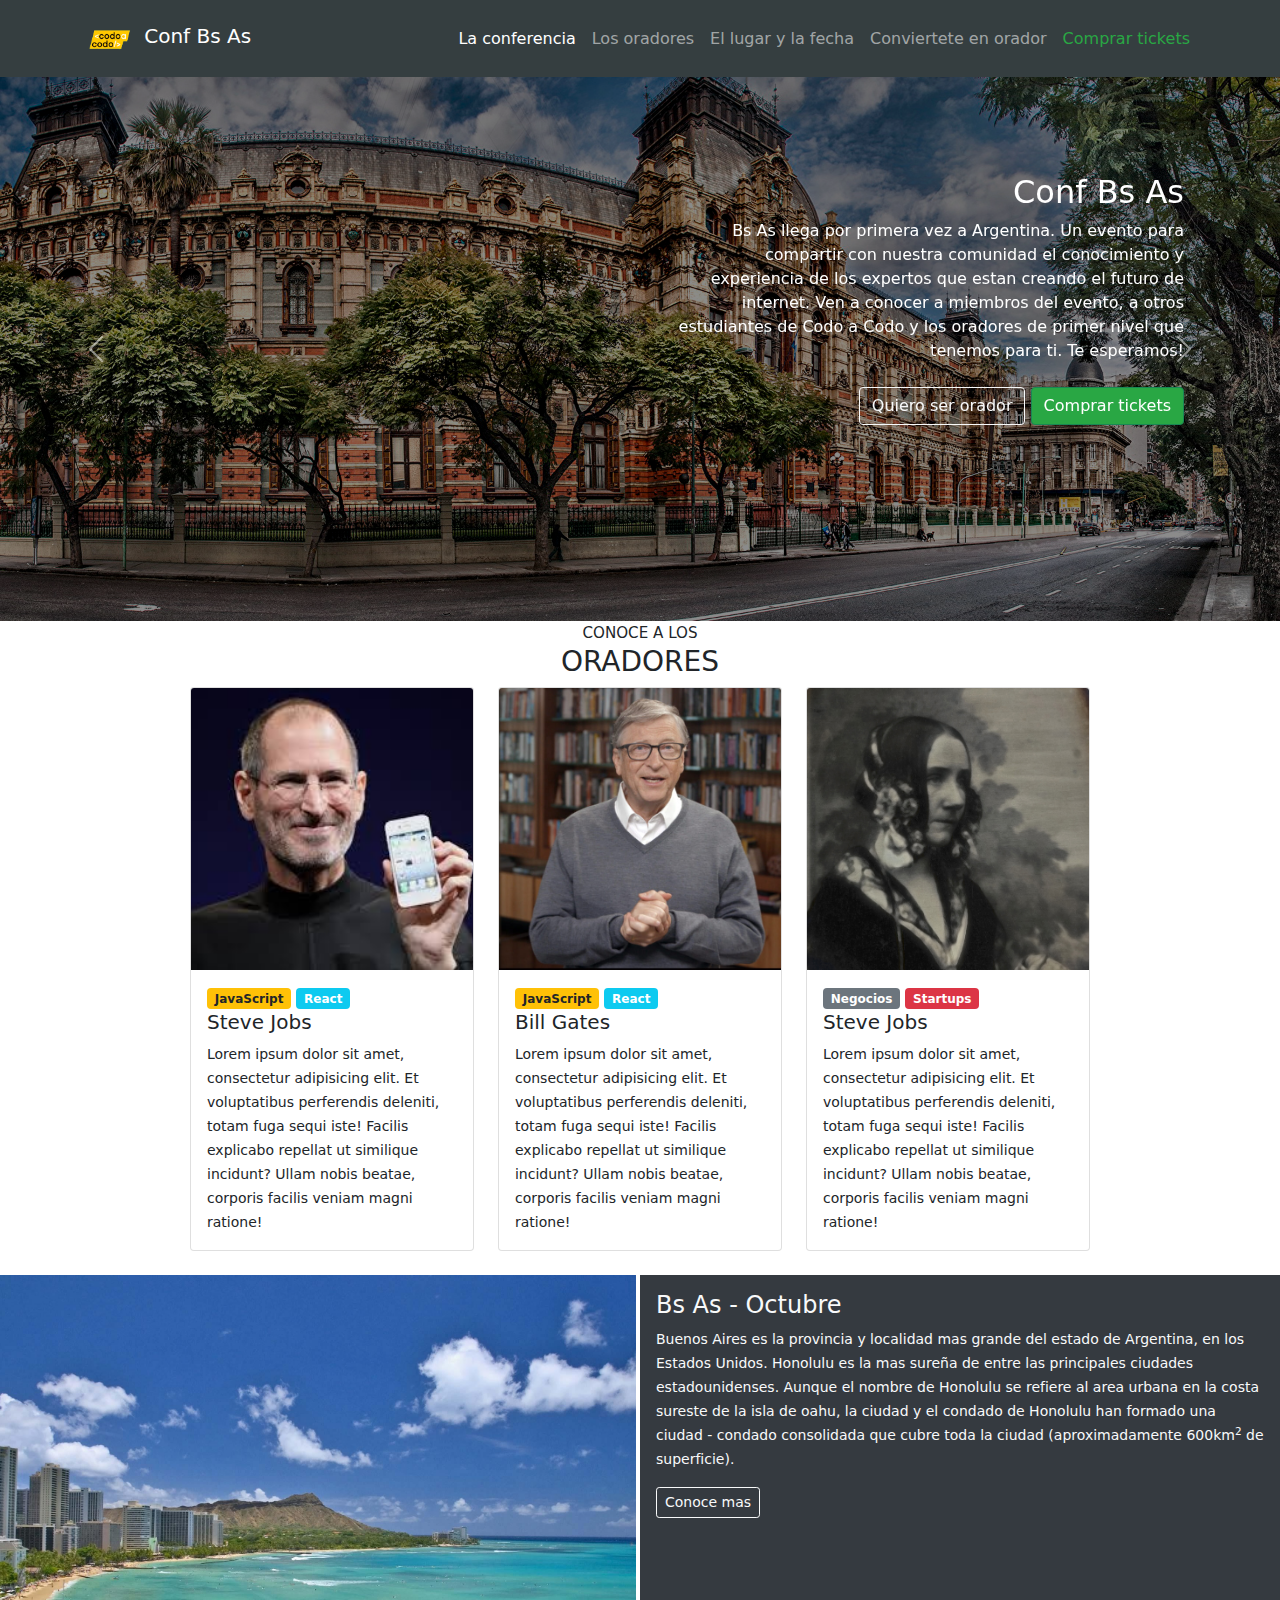
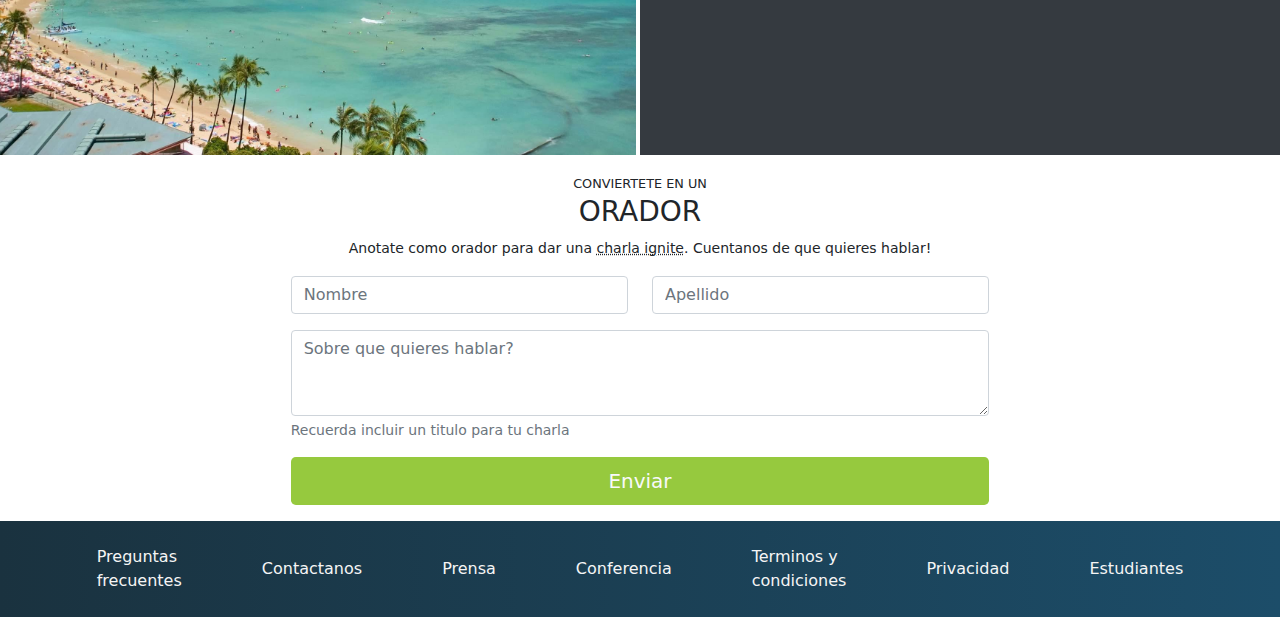
<file: index.html>
<!DOCTYPE html>
<html lang="es">
    <head>
        <meta charset="UTF-8">
        <meta name="viewport" content="width=device-width, initial-scale=1">

        <!-- CSS Boostrap -->
        <link rel="stylesheet" href="./css/bootstrap.css">

        <title>Trabajo Integrador / CodoACodo4_0</title>

    </head>

    <body>
        <!-- JS Boostrap -->
        <script src="./js/bootstrap.bundle.js"></script>

        <div class="container-fluid p-0">

        <!-- Barra -->
            <nav class="navbar navbar-expand-lg navbar-dark p-3" style="background-color: #353e40;">
                <div class="container">
                    <a class="navbar-brand" href="#">
                        <img src="./imagenes/codoacodo.png" alt="" height="32" class="d-inline-block align-text-top">
                        Conf Bs As
                    </a>
                        <button class="navbar-toggler" type="button" data-bs-toggle="collapse" 
                        data-bs-target="#navbarNavAltMarkup" aria-controls="navbarNavAltMarkup" 
                        aria-expanded="false" aria-label="Toggle navigation">
                         <span class="navbar-toggler-icon"></span>
                        </button>
                    <div class="collapse navbar-collapse" id="navbarNavAltMarkup">
                        <ul class="navbar-nav ms-auto mb-2 mb-lg-0">
                            <li class="nav-item">
                                <a class="nav-link active" aria-current="page" href="#">La conferencia</a>
                            </li>
                            <li class="nav-item">
                                <a class="nav-link" href="#">Los oradores</a>
                            </li>
                            <li class="nav-item">
                                <a class="nav-link" href="#">El lugar y la fecha</a>
                            </li>
                            <li class="nav-item">
                                <a class="nav-link" href="#">Conviertete en orador</a>
                            </li>
                            <li class="nav-item">
                                <a class="nav-link" href="https://ezelra.github.io/actividad_JavaScript/" style="color: #29a744;">Comprar tickets</a>
                            </li>
                        </ul>
                    </div>
                </div>
            </nav>
        

        <!-- Fondo Carrusel -->
            <div id="carouselExampleControls" class="carousel slide" data-bs-ride="carousel">
                <div class="carousel-inner">
                 <div class="carousel-item active">
                  <img src="./imagenes/ba1.jpg" class="d-block w-100" alt="..." style="height: 34rem; object-fit: cover;">
                </div>
                <div class="carousel-item">
                 <img src="./imagenes/ba2.jpg" class="d-block w-100" alt="..." style="height: 34rem; object-fit: cover;">
                </div>
                <div class="carousel-item">
                 <img src="./imagenes/ba3.jpg" class="d-block w-100" alt="..." style="height: 34rem; object-fit: cover;">
                </div>
                <div class="carousel-caption d-flex align-text-center p-2 p-md-5"
                style="top:0px; bottom:0px; left:0px; right:0px; background-color: rgba(0,0,0,0.45);">
                    <div class="ms-auto me-2 me-md-5 mt-5">
                        <h2 class="text-end">Conf Bs As</h2>
                        <p class="text-end" style="max-width: 32rem;">
                            Bs As llega por primera vez a Argentina. Un evento para compartir con
                            nuestra comunidad el conocimiento y experiencia de los expertos que
                            estan creando el futuro de internet. Ven a conocer a miembros del
                            evento, a otros estudiantes de Codo a Codo y los oradores de primer
                            nivel que tenemos para ti. Te esperamos!
                        </p>
                        <div class="d-flex justify-content-end mt-0">
                            <div>
                                <button type="button" class="btn btn-outline-light mt-2">Quiero ser orador</button>
                                <button type="button" class="btn btn-success mt-2" style="background-color: #29a744;">Comprar tickets</button>
                            </div>
                        </div>
                    </div>
                </div>
                

                <button class="carousel-control-prev" type="button" data-bs-target="#carouselExampleControls" data-bs-slide="prev">
                    <span class="carousel-control-prev-icon" aria-hidden="true"></span>
                    <span class="visually-hidden">Previous</span>
                </button>
                <button class="carousel-control-next" type="button" data-bs-target="#carouselExampleControls" data-bs-slide="next">
                    <span class="carousel-control-next-icon" aria-hidden="true"></span>
                    <span class="visually-hidden">Next</span>
                </button>   
                </div>
            </div>
            
            <!-- Apartado de Oradores -->
            <div>
                <div class="container">
                    <p class="m-0 text-center"><small style="font-size: 0.4cm;">CONOCE A LOS</small></p>
                    <h3 class="text-center">ORADORES</h3>
                        <div class="row mx-2 px-2 mx-md-5 px-md-5">
                            <div class="col-12 col-sm-6 col-lg-4 mb-4">
                                <div class="card">
                                    <img src="imagenes/steve.jpg" class="card-img-top" style="aspect-ratio: 1; object-fit: cover;">
                                        <div class="card-body">
                                            <span class="badge bg-warning text-dark">JavaScript</span>
                                            <span class="badge bg-info">React</span>
                                            <h5 class="card-title">Steve Jobs</h5>
                                            <p class="card-text"><small>
                                                Lorem ipsum dolor sit amet, consectetur adipisicing elit. Et voluptatibus 
                                                perferendis deleniti, totam fuga sequi iste! Facilis explicabo repellat ut similique incidunt? 
                                                Ullam nobis beatae, corporis facilis veniam magni ratione!
                                            </small></p>
                                        </div>
                                </div>
                            </div>
                            <div class="col-12 col-sm-6 col-lg-4 mb-4">
                                <div class="card">
                                    <img src="imagenes/bill.jpg" class="card-img-top" style="aspect-ratio: 1; object-fit: cover;">
                                        <div class="card-body">
                                            <span class="badge bg-warning text-dark">JavaScript</span>
                                            <span class="badge bg-info">React</span>
                                            <h5 class="card-title">Bill Gates</h5>
                                            <p class="card-text"><small>
                                                Lorem ipsum dolor sit amet, consectetur adipisicing elit. Et voluptatibus 
                                                perferendis deleniti, totam fuga sequi iste! Facilis explicabo repellat ut similique incidunt? 
                                                Ullam nobis beatae, corporis facilis veniam magni ratione!
                                            </small></p>
                                        </div>
                                </div>
                            </div>
                            <div class="col-12 col-sm-6 col-lg-4 mb-4">
                                <div class="card">
                                    <img src="imagenes/ada.jpeg" class="card-img-top" style="aspect-ratio: 1; object-fit: cover;">
                                        <div class="card-body">
                                            <span class="badge bg-secondary">Negocios</span>
                                            <span class="badge bg-danger">Startups</span>
                                            <h5 class="card-title">Steve Jobs</h5>
                                            <p class="card-text"><small>
                                                Lorem ipsum dolor sit amet, consectetur adipisicing elit. Et voluptatibus 
                                                perferendis deleniti, totam fuga sequi iste! Facilis explicabo repellat ut similique incidunt? 
                                                Ullam nobis beatae, corporis facilis veniam magni ratione!
                                            </small></p>
                                        </div>
                                </div>
                            </div>

                        </div>
                </div>
            </div>
        
        <!-- Apartado de Conoce mas -->
            <div class="row m-0">
                <div class="col-12 col-md-6 p-0 pe-md-1">
                    <img src="imagenes/honolulu.jpg" class="img-fluid" style="height: 30rem; width: 100%; object-fit: cover;">
                </div>
                <div class="col-12 col-md-6 p-0 mt-1 mt-md-0">
                    <div class="text-light p-3" style="height: 30rem; width: 100%; background-color: #353a40;">
                        <h4>Bs As - Octubre</h4>
                        <p><small>
                            Buenos Aires es la provincia y localidad mas grande del estado de Argentina, en los Estados Unidos.
                            Honolulu es la mas sureña de entre las principales ciudades estadounidenses. Aunque el nombre de Honolulu
                            se refiere al area urbana en la costa sureste de la isla de oahu, la ciudad y el condado de Honolulu han formado
                            una ciudad - condado consolidada que cubre toda la ciudad (aproximadamente 600km<sup>2</sup> de superficie).
                        </small></p>
                        <button type="button" class="btn btn-sm btn-outline-light">Conoce mas</button>
                    </div>
                </div>
            </div>
        
        <!-- Apartado de Conviertete en orador -->
            <div>
                <div class="container">
                    <p class="m-0 mt-3 text-center"><small style="font-size: 0.8em;">CONVIERTETE EN UN</small></p>
                    <h3 class="text-center">ORADOR</h3>
                    <p class="m-0 text-center">
                        <small>
                            Anotate como orador para dar una <u style="text-decoration-style: dotted;">charla ignite</u>.
                            Cuentanos de que quieres hablar!
                        </small>
                    </p>
                    <form action="">
                        <div class="row justify-content-center m-3">
                            <div class="col-12 col-lg-4">
                                <input type="text" class="form-control" placeholder="Nombre">
                            </div>
                            <div class="col-12 col-lg-4 mt-3 mt-lg-0">
                                <input type="text" class="form-control" placeholder="Apellido">
                            </div>
                            <div class="col-12 col-lg-8 mt-3">
                                <textarea class="form-control" rows="3" placeholder="Sobre que quieres hablar?"></textarea>
                                <div class="form-text">Recuerda incluir un titulo para tu charla</div>
                                <div class="d-grid mt-3">
                                    <button class="btn btn-lg text-light" type="button" style="background-color: #96c93e;">Enviar</button>
                                </div>
                            </div>
                        </div>
                    </form>
                </div>
            </div>

            <!-- Pie de pagina -->
            <div>
                <ul class="nav justify-content-center p-3" style="background: linear-gradient(to right, #1a323f, #1c4d69);">
                    <li class="nav-item my-auto px-0 px-xl-4">
                        <a class="nav-link" href="#" style="color:whitesmoke;"> Preguntas<br>frecuentes </a>
                    </li>
                    <li class="nav-item my-auto px-0 px-xl-4">
                        <a class="nav-link" href="#" style="color:whitesmoke;"> Contactanos </a>
                    </li>
                    <li class="nav-item my-auto px-0 px-xl-4">
                        <a class="nav-link" href="#" style="color:whitesmoke;"> Prensa </a>
                    </li>
                    <li class="nav-item my-auto px-0 px-xl-4">
                        <a class="nav-link" href="#" style="color:whitesmoke;"> Conferencia </a>
                    </li>
                    <li class="nav-item my-auto px-0 px-xl-4">
                        <a class="nav-link" href="#" style="color:whitesmoke;"> Terminos y<br>condiciones </a>
                    </li>
                    <li class="nav-item my-auto px-0 px-xl-4">
                        <a class="nav-link" href="#" style="color:whitesmoke;"> Privacidad </a>
                    </li>
                    <li class="nav-item my-auto px-0 px-xl-4">
                        <a class="nav-link" href="#" style="color:whitesmoke;"> Estudiantes </a>
                    </li>
                </ul>
            </div>

        </div>

    </body>
</html>
</file>
